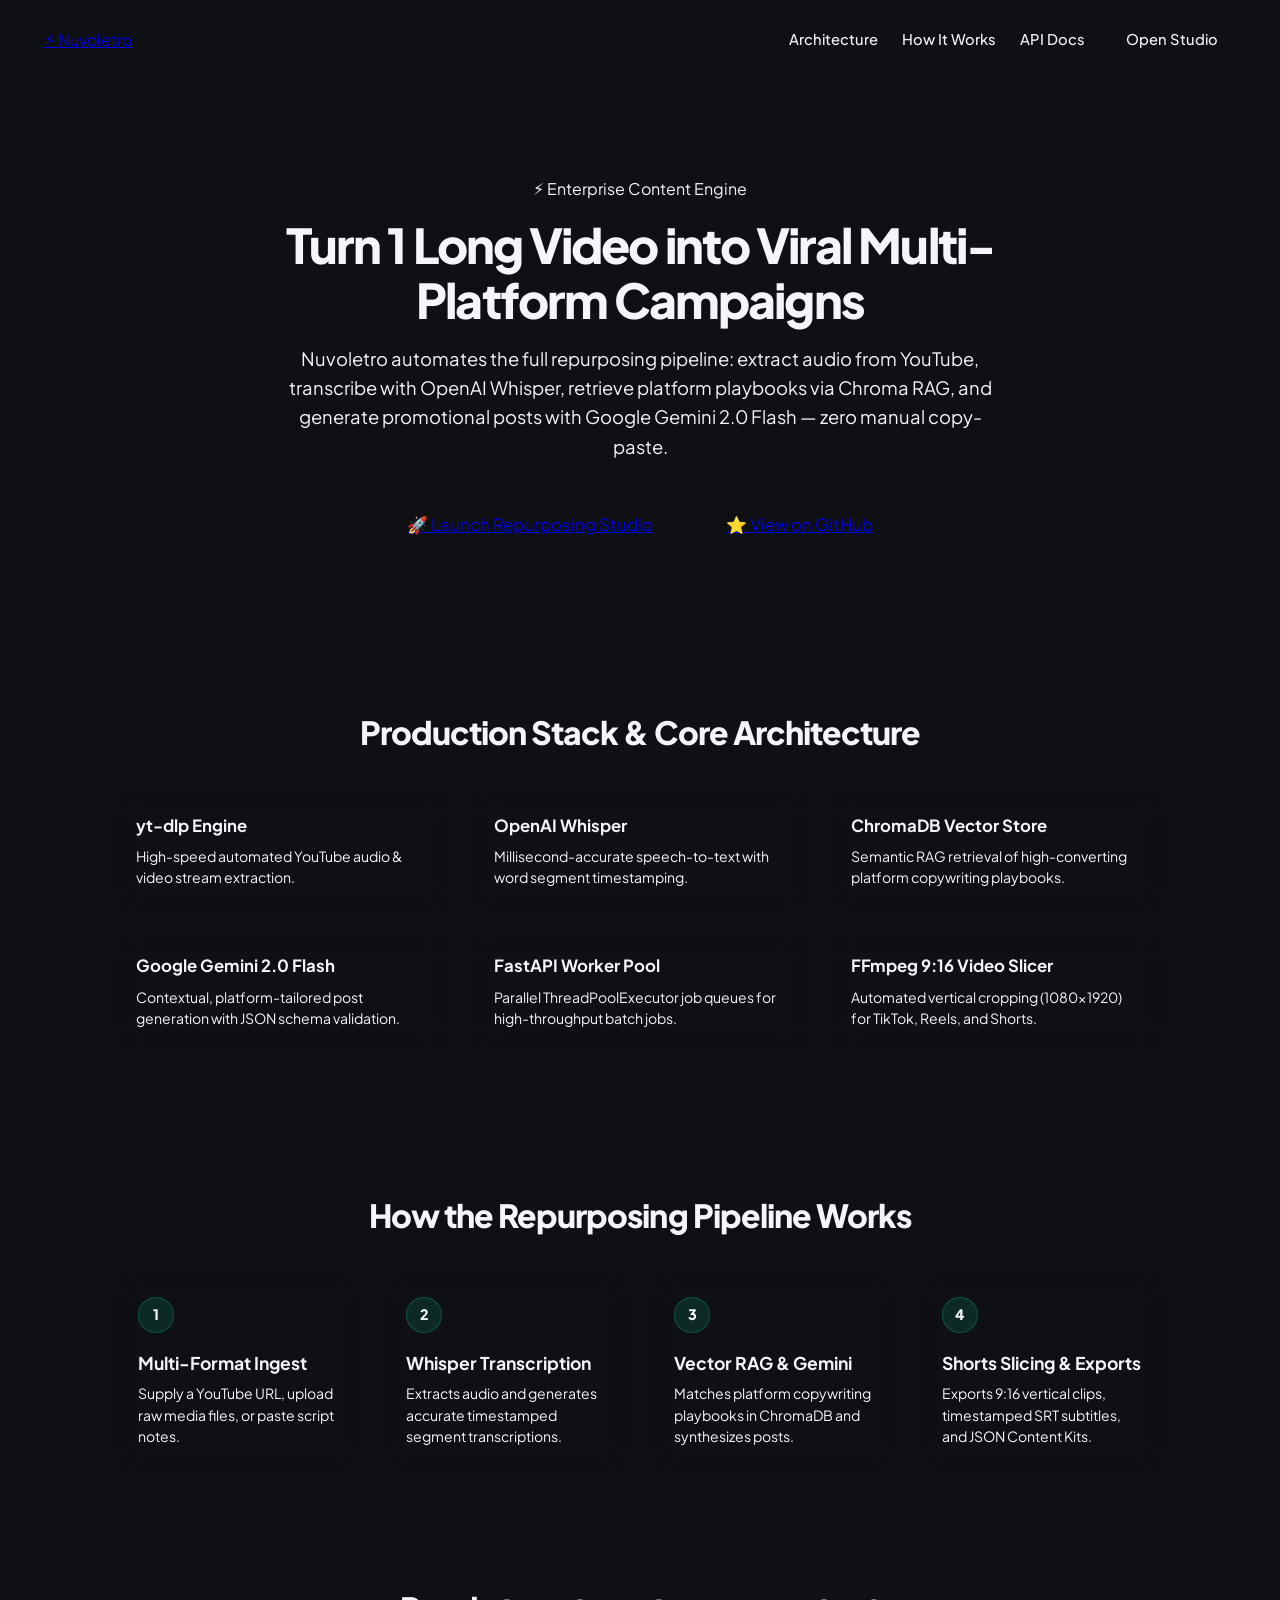
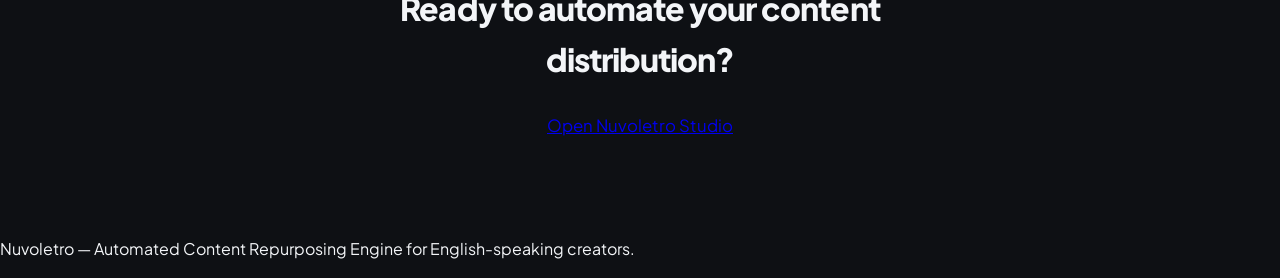
<file: static/landing.html>
<!DOCTYPE html>
<html lang="en">
<head>
  <meta charset="UTF-8" />
  <meta name="viewport" content="width=device-width, initial-scale=1.0" />
  <title>Nuvoletro — Architecture & Product Overview</title>
  <meta name="description" content="Extract YouTube audio, transcribe with Whisper, contextualize with Chroma RAG + Gemini, and generate LinkedIn and Instagram posts automatically." />
  <link rel="preconnect" href="https://fonts.googleapis.com">
  <link rel="preconnect" href="https://fonts.gstatic.com" crossorigin>
  <link href="https://fonts.googleapis.com/css2?family=Plus+Jakarta+Sans:wght@400;500;600;700;800&family=JetBrains+Mono:wght@400;500;600&display=swap" rel="stylesheet">
  <link rel="stylesheet" href="/static/style.css" />
  <link rel="stylesheet" href="/static/landing.css" />
</head>
<body>
  <!-- Ambient background glow effects -->
  <div class="glow-sphere glow-sphere-1"></div>
  <div class="glow-sphere glow-sphere-2"></div>

  <nav class="lp-nav">
    <a href="/" class="brand-logo">
      <span class="logo-icon">⚡</span>
      <span class="logo-text">Nuvoletro</span>
    </a>
    <div class="lp-nav-links">
      <a href="#stack">Architecture</a>
      <a href="#how">How It Works</a>
      <a href="/docs" target="_blank">API Docs</a>
      <a class="btn btn-primary lp-cta-sm" href="/">Open Studio</a>
    </div>
  </nav>

  <header class="lp-hero">
    <p class="hero-pill">⚡ Enterprise Content Engine</p>
    <h1>Turn 1 Long Video into <span class="gradient-text">Viral Multi-Platform Campaigns</span></h1>
    <p class="lp-sub">
      Nuvoletro automates the full repurposing pipeline: extract audio from YouTube,
      transcribe with OpenAI Whisper, retrieve platform playbooks via Chroma RAG,
      and generate promotional posts with Google Gemini 2.0 Flash — zero manual copy-paste.
    </p>
    <div class="lp-hero-cta">
      <a class="btn btn-primary lp-cta" href="/">
        <span>🚀</span> Launch Repurposing Studio
      </a>
      <a class="btn btn-ghost lp-cta" href="https://github.com/Muhammad-AbdullahGhani/Nuvoletro" target="_blank">
        <span>⭐</span> View on GitHub
      </a>
    </div>
  </header>

  <section class="lp-section" id="stack">
    <h2>Production Stack & Core Architecture</h2>
    <ul class="lp-grid">
      <li>
        <strong>yt-dlp Engine</strong>
        <span>High-speed automated YouTube audio & video stream extraction.</span>
      </li>
      <li>
        <strong>OpenAI Whisper</strong>
        <span>Millisecond-accurate speech-to-text with word segment timestamping.</span>
      </li>
      <li>
        <strong>ChromaDB Vector Store</strong>
        <span>Semantic RAG retrieval of high-converting platform copywriting playbooks.</span>
      </li>
      <li>
        <strong>Google Gemini 2.0 Flash</strong>
        <span>Contextual, platform-tailored post generation with JSON schema validation.</span>
      </li>
      <li>
        <strong>FastAPI Worker Pool</strong>
        <span>Parallel ThreadPoolExecutor job queues for high-throughput batch jobs.</span>
      </li>
      <li>
        <strong>FFmpeg 9:16 Video Slicer</strong>
        <span>Automated vertical cropping (1080x1920) for TikTok, Reels, and Shorts.</span>
      </li>
    </ul>
  </section>

  <section class="lp-section" id="how">
    <h2>How the Repurposing Pipeline Works</h2>
    <div class="lp-steps">
      <article class="lp-step">
        <span class="lp-step-num">1</span>
        <h3>Multi-Format Ingest</h3>
        <p>Supply a YouTube URL, upload raw media files, or paste script notes.</p>
      </article>
      <article class="lp-step">
        <span class="lp-step-num">2</span>
        <h3>Whisper Transcription</h3>
        <p>Extracts audio and generates accurate timestamped segment transcriptions.</p>
      </article>
      <article class="lp-step">
        <span class="lp-step-num">3</span>
        <h3>Vector RAG & Gemini</h3>
        <p>Matches platform copywriting playbooks in ChromaDB and synthesizes posts.</p>
      </article>
      <article class="lp-step">
        <span class="lp-step-num">4</span>
        <h3>Shorts Slicing & Exports</h3>
        <p>Exports 9:16 vertical clips, timestamped SRT subtitles, and JSON Content Kits.</p>
      </article>
    </div>
  </section>

  <section class="lp-section lp-final">
    <h2>Ready to automate your content distribution?</h2>
    <a class="btn btn-primary lp-cta" href="/">Open Nuvoletro Studio</a>
  </section>

  <footer class="app-footer">
    <p class="footer-text">Nuvoletro — Automated Content Repurposing Engine for English-speaking creators.</p>
  </footer>
</body>
</html>
</file>
<file: static/style.css>
/* ==========================================================================
   Nuvoletro — Editorial Studio Design System
   Identity: Content Transformation, Precision, Speed, Architectural Clarity
   Palette:
     Canvas:            #0e1014 (Matte Carbon / Dark Slate)
     Surface 1 (Cards): #161920 (Studio Graphite)
     Surface 2 (Wells): #1e222b (Inset Charcoal)
     Border / Rules:    #282e3a (Hairline Architectural Grid)
     Engine Accent:     #e05a2b (Terracotta Vermilion)
     LinkedIn Accent:   #0a66c2 (Royal Blue)
     Instagram Accent:  #e1306c (Berry Sunset)
     YouTube Accent:    #e62b2b (Crimson Studio)
     Text Primary:      #f3f5f8 (Newsprint Bone White)
     Text Secondary:    #8e98a8 (Muted Stone Slate)
   ========================================================================== */

:root {
  --bg-canvas: #0e1014;
  --bg-surface: #161920;
  --bg-surface-elevated: #1b202a;
  --bg-well: #1e222b;
  --bg-input: #12141a;
  
  --border-rule: #282e3a;
  --border-subtle: rgba(255, 255, 255, 0.07);
  --border-focus: #e05a2b;

  --text-main: #f3f5f8;
  --text-muted: #8e98a8;
  --text-dim: #5c6575;

  --accent-engine: #e05a2b;
  --accent-engine-hover: #f06a3b;
  --accent-engine-glow: rgba(224, 90, 43, 0.2);

  --platform-linkedin: #0a66c2;
  --platform-linkedin-bg: rgba(10, 102, 194, 0.1);
  --platform-linkedin-border: rgba(10, 102, 194, 0.35);

  --platform-instagram: #e1306c;
  --platform-instagram-bg: rgba(225, 48, 108, 0.1);
  --platform-instagram-border: rgba(225, 48, 108, 0.35);

  --platform-youtube: #e62b2b;
  --platform-youtube-bg: rgba(230, 43, 43, 0.1);
  --platform-youtube-border: rgba(230, 43, 43, 0.35);

  --font-serif: 'Instrument Serif', Georgia, serif;
  --font-sans: 'Plus Jakarta Sans', system-ui, -apple-system, sans-serif;
  --font-mono: 'JetBrains Mono', monospace;

  --radius-xs: 4px;
  --radius-sm: 6px;
  --radius-md: 10px;
  --radius-lg: 14px;
  --radius-pill: 999px;

  --transition-fast: 0.18s ease;
}

/* Reset & Base */
*, *::before, *::after {
  box-sizing: border-box;
}

body {
  margin: 0;
  padding: 0;
  background-color: var(--bg-canvas);
  color: var(--text-main);
  font-family: var(--font-sans);
  line-height: 1.6;
  min-height: 100vh;
  -webkit-font-smoothing: antialiased;
}

/* Accessible Focus States */
:focus-visible {
  outline: 2px solid var(--accent-engine);
  outline-offset: 2px;
}

/* Header Bar */
.studio-header {
  border-bottom: 1px solid var(--border-rule);
  background: var(--bg-canvas);
  position: sticky;
  top: 0;
  z-index: 50;
}

.header-inner {
  max-width: 1200px;
  margin: 0 auto;
  padding: 0.9rem 1.5rem;
  display: flex;
  align-items: center;
  justify-content: space-between;
  gap: 1rem;
}

.brand-block {
  display: flex;
  align-items: baseline;
  gap: 0.75rem;
}

.brand-link {
  display: flex;
  align-items: center;
  gap: 0.4rem;
  text-decoration: none;
  color: var(--text-main);
}

.brand-mark {
  color: var(--accent-engine);
  font-size: 1.1rem;
}

.brand-name {
  font-family: var(--font-sans);
  font-weight: 800;
  font-size: 1.15rem;
  letter-spacing: -0.03em;
}

.brand-descriptor {
  font-family: var(--font-mono);
  font-size: 0.7rem;
  color: var(--text-dim);
  text-transform: uppercase;
  letter-spacing: 0.05em;
  border-left: 1px solid var(--border-rule);
  padding-left: 0.75rem;
}

.system-status-indicator {
  display: flex;
  align-items: center;
  gap: 0.5rem;
  font-family: var(--font-mono);
  font-size: 0.75rem;
  color: var(--text-muted);
  background: var(--bg-surface);
  border: 1px solid var(--border-rule);
  padding: 0.3rem 0.75rem;
  border-radius: var(--radius-pill);
}

.status-beacon {
  width: 7px;
  height: 7px;
  border-radius: 50%;
  background: var(--text-dim);
}

.system-status-indicator.live .status-beacon {
  background: #10b981;
  box-shadow: 0 0 8px #10b981;
}

.system-status-indicator.demo .status-beacon {
  background: #f59e0b;
}

.header-nav {
  display: flex;
  align-items: center;
  gap: 1.25rem;
}

.nav-item {
  color: var(--text-muted);
  text-decoration: none;
  font-size: 0.85rem;
  font-weight: 500;
  transition: color var(--transition-fast);
}

.nav-item:hover {
  color: var(--text-main);
}

.github-btn {
  border: 1px solid var(--border-rule);
  padding: 0.35rem 0.75rem;
  border-radius: var(--radius-sm);
  background: var(--bg-surface);
}

.github-btn:hover {
  border-color: var(--text-muted);
}

/* Main Layout */
.main-content {
  max-width: 1200px;
  margin: 0 auto;
  padding: 2.5rem 1.5rem 5rem;
}

/* Hero Positioning */
.hero-section {
  padding: 1.5rem 0 3rem;
  border-bottom: 1px solid var(--border-rule);
  margin-bottom: 3.5rem;
}

.hero-inner {
  max-width: 820px;
}

.hero-kicker {
  font-family: var(--font-mono);
  font-size: 0.75rem;
  text-transform: uppercase;
  letter-spacing: 0.1em;
  color: var(--accent-engine);
  margin-bottom: 0.75rem;
  font-weight: 600;
}

.hero-heading {
  font-family: var(--font-serif);
  font-size: 3.6rem;
  font-weight: 400;
  line-height: 1.05;
  margin: 0 0 1.25rem;
  letter-spacing: -0.01em;
}

.hero-heading em {
  font-style: italic;
  color: var(--accent-engine);
}

.hero-standfirst {
  font-size: 1.15rem;
  color: var(--text-muted);
  line-height: 1.6;
  max-width: 700px;
  margin: 0;
}

/* Section Header Structure */
.section-label-bar {
  margin-bottom: 1.5rem;
}

.section-tag {
  font-family: var(--font-mono);
  font-size: 0.72rem;
  text-transform: uppercase;
  letter-spacing: 0.08em;
  color: var(--text-dim);
  display: inline-block;
  margin-bottom: 0.35rem;
}

.section-tag.success-tag {
  color: #10b981;
  font-weight: 600;
}

.section-title {
  font-family: var(--font-sans);
  font-size: 1.45rem;
  font-weight: 700;
  letter-spacing: -0.02em;
  margin: 0;
}

/* ==========================================================================
   SECTION 1: VISUAL PIPELINE FLOW
   ========================================================================== */
.pipeline-section {
  margin-bottom: 4rem;
}

.pipeline-grid {
  display: grid;
  grid-template-columns: 1fr auto 1fr auto 1fr auto 1fr;
  align-items: center;
  gap: 0.75rem;
  background: var(--bg-surface);
  border: 1px solid var(--border-rule);
  border-radius: var(--radius-lg);
  padding: 1.75rem;
}

.pipeline-node {
  background: var(--bg-well);
  border: 1px solid var(--border-rule);
  border-radius: var(--radius-md);
  padding: 1.25rem 1rem;
  display: flex;
  flex-direction: column;
  height: 100%;
}

.node-meta {
  display: flex;
  align-items: center;
  justify-content: space-between;
  margin-bottom: 0.75rem;
}

.node-num {
  font-family: var(--font-mono);
  font-size: 0.75rem;
  color: var(--accent-engine);
  font-weight: 600;
}

.node-type {
  font-family: var(--font-mono);
  font-size: 0.68rem;
  text-transform: uppercase;
  color: var(--text-dim);
}

.node-icon-box {
  font-size: 1.5rem;
  margin-bottom: 0.5rem;
}

.node-title {
  font-size: 0.98rem;
  font-weight: 700;
  margin: 0 0 0.4rem;
}

.node-desc {
  font-size: 0.8rem;
  color: var(--text-muted);
  line-height: 1.45;
  margin: 0 0 1rem;
  flex: 1;
}

.node-foot {
  font-family: var(--font-mono);
  font-size: 0.68rem;
  color: var(--text-dim);
  border-top: 1px solid var(--border-rule);
  padding-top: 0.5rem;
}

.pipeline-arrow {
  color: var(--text-dim);
  font-size: 1.25rem;
  font-weight: 600;
  user-select: none;
}

/* ==========================================================================
   SECTION 2: REAL BEFORE / AFTER SHOWCASE
   ========================================================================== */
.specimen-section {
  margin-bottom: 4rem;
}

.specimen-container {
  display: grid;
  grid-template-columns: 1fr auto 1.3fr;
  gap: 1.25rem;
  align-items: stretch;
}

.specimen-pane {
  background: var(--bg-surface);
  border: 1px solid var(--border-rule);
  border-radius: var(--radius-lg);
  padding: 1.5rem;
  display: flex;
  flex-direction: column;
}

.pane-header {
  display: flex;
  align-items: center;
  justify-content: space-between;
  margin-bottom: 1.25rem;
  border-bottom: 1px solid var(--border-rule);
  padding-bottom: 0.85rem;
}

.pane-badge {
  font-family: var(--font-mono);
  font-size: 0.72rem;
  font-weight: 600;
  letter-spacing: 0.05em;
  padding: 0.2rem 0.55rem;
  border-radius: var(--radius-xs);
}

.pane-badge.before {
  background: rgba(255, 255, 255, 0.06);
  color: var(--text-muted);
}

.pane-badge.after {
  background: rgba(224, 90, 43, 0.15);
  color: var(--accent-engine);
}

.pane-meta {
  font-size: 0.78rem;
  color: var(--text-dim);
}

.source-content-box {
  display: flex;
  flex-direction: column;
  gap: 1rem;
  flex: 1;
}

.source-video-chip {
  background: var(--bg-well);
  border: 1px solid var(--border-rule);
  border-radius: var(--radius-md);
  padding: 0.85rem 1rem;
  display: flex;
  align-items: center;
  gap: 0.75rem;
}

.chip-icon {
  background: #ff0000;
  color: #fff;
  width: 28px;
  height: 28px;
  border-radius: 50%;
  display: flex;
  align-items: center;
  justify-content: center;
  font-size: 0.75rem;
  flex-shrink: 0;
}

.chip-info {
  display: flex;
  flex-direction: column;
}

.chip-info strong {
  font-size: 0.88rem;
  color: var(--text-main);
}

.chip-info span {
  font-size: 0.75rem;
  color: var(--text-muted);
}

.raw-transcript-preview {
  background: var(--bg-well);
  border: 1px solid var(--border-rule);
  border-radius: var(--radius-md);
  padding: 1rem;
  font-size: 0.82rem;
  color: var(--text-muted);
  line-height: 1.6;
  flex: 1;
  font-family: var(--font-mono);
}

.code-time {
  color: var(--accent-engine);
  font-weight: 600;
  margin-right: 0.35rem;
}

/* Transformation Bridge */
.transformation-bridge {
  display: flex;
  flex-direction: column;
  align-items: center;
  justify-content: center;
  width: 100px;
}

.bridge-line {
  flex: 1;
  width: 1px;
  background: var(--border-rule);
}

.bridge-badge {
  font-family: var(--font-mono);
  font-size: 0.65rem;
  text-transform: uppercase;
  color: var(--accent-engine);
  background: var(--bg-surface);
  border: 1px solid var(--accent-engine);
  padding: 0.5rem 0.25rem;
  border-radius: var(--radius-xs);
  text-align: center;
  line-height: 1.3;
  margin: 0.5rem 0;
  writing-mode: vertical-rl;
  letter-spacing: 0.08em;
}

/* Specimen Output Tabs */
.specimen-tabs {
  display: flex;
  gap: 0.35rem;
}

.specimen-tab {
  background: transparent;
  border: 1px solid var(--border-rule);
  border-radius: var(--radius-xs);
  padding: 0.25rem 0.6rem;
  font-size: 0.75rem;
  font-weight: 600;
  color: var(--text-muted);
  cursor: pointer;
  transition: all var(--transition-fast);
}

.specimen-tab:hover {
  color: var(--text-main);
  border-color: var(--text-muted);
}

.specimen-tab.active {
  background: var(--bg-canvas);
  color: var(--text-main);
  border-color: var(--accent-engine);
}

.specimen-view {
  display: none;
}

.specimen-view.active {
  display: block;
}

.platform-specimen {
  background: var(--bg-well);
  border-radius: var(--radius-md);
  padding: 1.25rem;
  border: 1px solid var(--border-rule);
}

.platform-specimen.linkedin-theme {
  border-left: 3px solid var(--platform-linkedin);
}

.platform-specimen.instagram-theme {
  border-left: 3px solid var(--platform-instagram);
}

.platform-specimen.youtube-theme {
  border-left: 3px solid var(--platform-youtube);
}

.specimen-author-bar {
  display: flex;
  align-items: center;
  gap: 0.65rem;
  margin-bottom: 1rem;
}

.specimen-avatar {
  width: 30px;
  height: 30px;
  border-radius: var(--radius-xs);
  display: flex;
  align-items: center;
  justify-content: center;
  font-weight: 700;
  font-size: 0.8rem;
  color: #fff;
  flex-shrink: 0;
}

.specimen-avatar.linkedin-blue { background: var(--platform-linkedin); }
.specimen-avatar.instagram-berry { background: var(--platform-instagram); }
.specimen-avatar.youtube-red { background: var(--platform-youtube); }

.specimen-author-bar strong {
  display: block;
  font-size: 0.85rem;
  color: var(--text-main);
}

.specimen-author-bar span {
  display: block;
  font-size: 0.72rem;
  color: var(--text-muted);
}

.specimen-text {
  font-size: 0.85rem;
  line-height: 1.65;
  color: #d1d5db;
  margin: 0 0 1rem;
}

.specimen-tags {
  display: flex;
  gap: 0.4rem;
  flex-wrap: wrap;
}

.specimen-tags span {
  font-size: 0.72rem;
  font-family: var(--font-mono);
  color: #93c5fd;
  background: rgba(147, 197, 253, 0.08);
  padding: 0.15rem 0.45rem;
  border-radius: var(--radius-xs);
}

.reel-hook-sticker {
  font-family: var(--font-mono);
  font-size: 0.75rem;
  font-weight: 700;
  color: var(--platform-instagram);
  background: var(--platform-instagram-bg);
  border: 1px solid var(--platform-instagram-border);
  padding: 0.4rem 0.65rem;
  border-radius: var(--radius-xs);
  margin-bottom: 0.85rem;
}

.yt-specimen-title {
  font-size: 0.95rem;
  font-weight: 700;
  color: var(--text-main);
  margin-bottom: 0.75rem;
  padding-bottom: 0.5rem;
  border-bottom: 1px solid var(--border-rule);
}

/* ==========================================================================
   SECTION 3: WORKBENCH (Input Form)
   ========================================================================== */
.workbench-section {
  margin-bottom: 4rem;
}

.workbench-card {
  background: var(--bg-surface);
  border: 1px solid var(--border-rule);
  border-radius: var(--radius-lg);
  padding: 2rem;
}

.input-mode-tabs {
  display: grid;
  grid-template-columns: repeat(3, 1fr);
  gap: 0.5rem;
  background: var(--bg-well);
  border: 1px solid var(--border-rule);
  border-radius: var(--radius-md);
  padding: 0.35rem;
  margin-bottom: 1.75rem;
}

.mode-tab {
  background: transparent;
  border: none;
  border-radius: var(--radius-sm);
  padding: 0.75rem 1rem;
  font-family: var(--font-sans);
  font-size: 0.88rem;
  font-weight: 600;
  color: var(--text-muted);
  display: flex;
  align-items: center;
  justify-content: center;
  gap: 0.5rem;
  cursor: pointer;
  transition: all var(--transition-fast);
}

.mode-tab:hover {
  color: var(--text-main);
}

.mode-tab.active {
  background: var(--bg-surface);
  color: var(--text-main);
  border: 1px solid var(--border-rule);
  box-shadow: 0 2px 8px rgba(0, 0, 0, 0.4);
}

.tab-glyph {
  color: var(--accent-engine);
}

.form-pane {
  display: none;
}

.form-pane.active {
  display: block;
}

.field-block {
  margin-bottom: 1.75rem;
}

.field-title {
  display: flex;
  justify-content: space-between;
  align-items: center;
  font-size: 0.88rem;
  font-weight: 700;
  color: var(--text-main);
  margin-bottom: 0.5rem;
}

.field-hint {
  font-size: 0.75rem;
  font-weight: 400;
  color: var(--text-muted);
  font-family: var(--font-mono);
}

.field-title-row {
  display: flex;
  justify-content: space-between;
  align-items: center;
  margin-bottom: 0.5rem;
}

.char-counter {
  font-family: var(--font-mono);
  font-size: 0.75rem;
  color: var(--text-dim);
}

input[type="text"],
input[type="url"],
textarea,
select {
  width: 100%;
  background: var(--bg-input);
  border: 1px solid var(--border-rule);
  border-radius: var(--radius-md);
  padding: 0.85rem 1rem;
  font-family: var(--font-sans);
  font-size: 0.92rem;
  color: var(--text-main);
  transition: border-color var(--transition-fast);
}

input:focus,
textarea:focus,
select:focus {
  border-color: var(--accent-engine);
  outline: none;
  background: #151820;
}

textarea {
  resize: vertical;
  min-height: 120px;
  line-height: 1.6;
}

.quick-links-row {
  display: flex;
  align-items: center;
  gap: 0.5rem;
  margin-top: 0.65rem;
  flex-wrap: wrap;
}

.quick-label {
  font-size: 0.75rem;
  color: var(--text-dim);
  font-family: var(--font-mono);
}

.quick-preset-btn {
  background: var(--bg-well);
  border: 1px solid var(--border-rule);
  border-radius: var(--radius-xs);
  padding: 0.25rem 0.55rem;
  font-size: 0.75rem;
  color: var(--text-muted);
  cursor: pointer;
  transition: all var(--transition-fast);
}

.quick-preset-btn:hover {
  color: var(--text-main);
  border-color: var(--accent-engine);
}

/* Upload Dropzone */
.upload-dropzone {
  border: 1.5px dashed var(--border-rule);
  border-radius: var(--radius-md);
  padding: 2.25rem 1.5rem;
  background: var(--bg-input);
  text-align: center;
  position: relative;
  cursor: pointer;
  transition: all var(--transition-fast);
}

.upload-dropzone:hover,
.upload-dropzone.drag-active {
  border-color: var(--accent-engine);
  background: rgba(224, 90, 43, 0.03);
}

.file-hidden-input {
  position: absolute;
  top: 0;
  left: 0;
  width: 100%;
  height: 100%;
  opacity: 0;
  cursor: pointer;
}

.dropzone-symbol {
  font-size: 2rem;
  margin-bottom: 0.5rem;
}

.dropzone-primary-text {
  font-size: 0.92rem;
  font-weight: 600;
  color: var(--text-main);
  margin-bottom: 0.25rem;
}

.action-underline {
  color: var(--accent-engine);
  text-decoration: underline;
}

.dropzone-secondary-text {
  font-size: 0.78rem;
  color: var(--text-muted);
}

.staged-file-card {
  display: flex;
  align-items: center;
  justify-content: space-between;
  background: var(--bg-well);
  border: 1px solid var(--accent-engine);
  border-radius: var(--radius-md);
  padding: 0.75rem 1rem;
}

.staged-file-meta {
  display: flex;
  flex-direction: column;
  text-align: left;
  margin-left: 0.75rem;
  flex: 1;
}

.staged-file-meta strong {
  font-size: 0.88rem;
}

.staged-file-meta span {
  font-size: 0.75rem;
  color: var(--text-muted);
}

.staged-file-remove {
  background: transparent;
  border: none;
  color: var(--text-muted);
  font-size: 1rem;
  cursor: pointer;
  padding: 0.25rem 0.5rem;
}

.staged-file-remove:hover {
  color: var(--accent-engine);
}

/* Controls Row */
.controls-row {
  display: grid;
  grid-template-columns: 1.4fr 1fr;
  gap: 1.5rem;
  margin-bottom: 2rem;
}

.niche-tag-row {
  display: flex;
  gap: 0.35rem;
  margin-top: 0.5rem;
  flex-wrap: wrap;
}

.niche-tag {
  background: var(--bg-well);
  border: 1px solid var(--border-rule);
  border-radius: var(--radius-xs);
  padding: 0.2rem 0.5rem;
  font-size: 0.72rem;
  color: var(--text-muted);
  cursor: pointer;
  transition: all var(--transition-fast);
}

.niche-tag:hover,
.niche-tag.active {
  color: var(--accent-engine);
  border-color: var(--accent-engine);
}

/* Submit Button */
.engine-submit-btn {
  width: 100%;
  background: var(--accent-engine);
  color: #fff;
  border: none;
  border-radius: var(--radius-md);
  padding: 1.1rem 1.75rem;
  font-family: var(--font-sans);
  font-size: 1.05rem;
  font-weight: 700;
  display: flex;
  align-items: center;
  justify-content: center;
  gap: 0.65rem;
  cursor: pointer;
  box-shadow: 0 4px 14px var(--accent-engine-glow);
  transition: all var(--transition-fast);
}

.engine-submit-btn:hover {
  background: var(--accent-engine-hover);
  transform: translateY(-1px);
}

.engine-submit-btn:disabled {
  opacity: 0.6;
  cursor: not-allowed;
  transform: none;
}

/* Live Execution Tracker (Deliberate single motion) */
.execution-tracker {
  margin-top: 2rem;
  background: var(--bg-well);
  border: 1px solid var(--border-rule);
  border-radius: var(--radius-md);
  padding: 1.5rem;
}

.tracker-head {
  display: flex;
  align-items: center;
  justify-content: space-between;
  margin-bottom: 1.5rem;
}

.tracker-status-group {
  display: flex;
  align-items: center;
  gap: 0.85rem;
}

.pulse-ring {
  width: 18px;
  height: 18px;
  border: 2.5px solid rgba(224, 90, 43, 0.2);
  border-top-color: var(--accent-engine);
  border-radius: 50%;
  animation: spinRing 0.75s linear infinite;
}

@keyframes spinRing {
  to { transform: rotate(360deg); }
}

.tracker-title {
  display: block;
  font-size: 0.95rem;
  color: var(--text-main);
}

.tracker-subtitle {
  font-size: 0.78rem;
  color: var(--text-muted);
}

.tracker-clock {
  font-family: var(--font-mono);
  font-size: 0.88rem;
  font-weight: 600;
  color: var(--accent-engine);
}

.tracker-stepper {
  display: flex;
  align-items: center;
  justify-content: space-between;
  gap: 0.5rem;
}

.track-step {
  display: flex;
  align-items: center;
  gap: 0.6rem;
  opacity: 0.4;
  transition: opacity var(--transition-fast);
}

.track-step.active {
  opacity: 1;
}

.track-step.active .step-badge {
  border-color: var(--accent-engine);
  background: rgba(224, 90, 43, 0.2);
  color: var(--accent-engine);
}

.track-step.completed {
  opacity: 1;
}

.track-step.completed .step-badge {
  background: var(--accent-engine);
  color: #fff;
  border-color: var(--accent-engine);
}

.step-badge {
  width: 24px;
  height: 24px;
  border-radius: 50%;
  border: 1px solid var(--border-rule);
  background: var(--bg-input);
  display: flex;
  align-items: center;
  justify-content: center;
  font-family: var(--font-mono);
  font-size: 0.72rem;
  font-weight: 700;
}

.step-text strong {
  display: block;
  font-size: 0.8rem;
}

.step-text .step-note {
  font-size: 0.7rem;
  color: var(--text-dim);
}

.track-line {
  flex: 1;
  height: 1px;
  background: var(--border-rule);
}

.error-banner {
  margin-top: 1.25rem;
  background: rgba(230, 43, 43, 0.1);
  border: 1px solid rgba(230, 43, 43, 0.35);
  border-radius: var(--radius-md);
  padding: 0.85rem 1rem;
  display: flex;
  align-items: center;
  gap: 0.75rem;
  color: #fca5a5;
  font-size: 0.88rem;
}

/* ==========================================================================
   SECTION 4: GENERATED CONTENT HUB (Output Cards)
   ========================================================================== */
.results-hub {
  margin-top: 4rem;
  padding-top: 2rem;
  border-top: 1px solid var(--border-rule);
}

.results-action-bar {
  display: flex;
  align-items: center;
  justify-content: space-between;
  flex-wrap: wrap;
  gap: 1rem;
  background: var(--bg-surface);
  border: 1px solid var(--border-rule);
  border-radius: var(--radius-md);
  padding: 1rem 1.25rem;
  margin-bottom: 2rem;
}

.results-meta-chips {
  display: flex;
  gap: 0.5rem;
  flex-wrap: wrap;
}

.meta-chip {
  font-family: var(--font-mono);
  font-size: 0.72rem;
  background: var(--bg-well);
  border: 1px solid var(--border-rule);
  padding: 0.2rem 0.55rem;
  border-radius: var(--radius-xs);
  color: var(--text-muted);
}

.results-export-btns {
  display: flex;
  gap: 0.5rem;
  flex-wrap: wrap;
}

.btn-export-flat {
  background: var(--bg-well);
  border: 1px solid var(--border-rule);
  color: var(--text-main);
  padding: 0.45rem 0.85rem;
  border-radius: var(--radius-sm);
  font-size: 0.82rem;
  font-weight: 600;
  text-decoration: none;
  display: inline-flex;
  align-items: center;
  gap: 0.4rem;
  cursor: pointer;
  transition: all var(--transition-fast);
}

.btn-export-flat:hover {
  border-color: var(--text-muted);
}

.btn-export-flat.accent-btn {
  background: var(--accent-engine);
  color: #fff;
  border-color: var(--accent-engine);
}

.btn-export-flat.accent-btn:hover {
  background: var(--accent-engine-hover);
}

/* Output Cards Grid */
.output-cards-grid {
  display: grid;
  grid-template-columns: repeat(2, 1fr);
  gap: 1.5rem;
}

.platform-output-card {
  background: var(--bg-surface);
  border: 1px solid var(--border-rule);
  border-radius: var(--radius-lg);
  padding: 1.5rem;
  display: flex;
  flex-direction: column;
}

/* Distinct Platform Accent Headers */
.platform-output-card.linkedin-card {
  border-top: 3px solid var(--platform-linkedin);
}

.platform-output-card.instagram-card {
  border-top: 3px solid var(--platform-instagram);
}

.platform-output-card.youtube-card {
  border-top: 3px solid var(--platform-youtube);
}

.platform-output-card.clips-card {
  border-top: 3px solid var(--accent-engine);
  grid-column: span 2;
}

.platform-output-card.transcript-card {
  grid-column: span 2;
}

.card-brand-header {
  display: flex;
  align-items: center;
  justify-content: space-between;
  margin-bottom: 1.25rem;
  padding-bottom: 0.85rem;
  border-bottom: 1px solid var(--border-rule);
}

.brand-left {
  display: flex;
  align-items: center;
  gap: 0.75rem;
}

.brand-avatar-box {
  width: 34px;
  height: 34px;
  border-radius: var(--radius-xs);
  display: flex;
  align-items: center;
  justify-content: center;
  font-weight: 800;
  font-size: 0.82rem;
  color: #fff;
  flex-shrink: 0;
}

.brand-avatar-box.in-box { background: var(--platform-linkedin); }
.brand-avatar-box.ig-box { background: var(--platform-instagram); }
.brand-avatar-box.yt-box { background: var(--platform-youtube); }
.brand-avatar-box.clip-box { background: var(--accent-engine); }
.brand-avatar-box.stt-box { background: #4b5563; }

.card-platform-name {
  font-size: 0.98rem;
  font-weight: 700;
  margin: 0;
}

.card-platform-sub {
  font-size: 0.72rem;
  color: var(--text-muted);
  display: block;
}

.btn-copy-card {
  background: var(--bg-well);
  border: 1px solid var(--border-rule);
  color: var(--text-muted);
  padding: 0.35rem 0.7rem;
  border-radius: var(--radius-xs);
  font-size: 0.78rem;
  font-weight: 600;
  cursor: pointer;
  transition: all var(--transition-fast);
}

.btn-copy-card:hover,
.btn-copy-card.copied {
  color: var(--text-main);
  border-color: var(--accent-engine);
}

.card-body-well {
  background: var(--bg-well);
  border: 1px solid var(--border-rule);
  border-radius: var(--radius-md);
  padding: 1.25rem;
  flex: 1;
}

.card-post-title {
  font-size: 0.95rem;
  font-weight: 700;
  margin: 0 0 0.75rem;
  color: var(--text-main);
}

.card-post-text {
  font-size: 0.88rem;
  line-height: 1.7;
  color: #cbd5e1;
  white-space: pre-wrap;
  word-break: break-word;
}

.card-post-hashtags {
  display: flex;
  flex-wrap: wrap;
  gap: 0.4rem;
  margin-top: 1rem;
  padding-top: 0.85rem;
  border-top: 1px solid var(--border-rule);
}

.card-post-hashtags span {
  font-family: var(--font-mono);
  font-size: 0.72rem;
  color: #93c5fd;
  background: rgba(147, 197, 253, 0.08);
  padding: 0.15rem 0.45rem;
  border-radius: var(--radius-xs);
}

/* Reels Callout */
.reels-hook-callout {
  background: var(--platform-instagram-bg);
  border-left: 3px solid var(--platform-instagram);
  padding: 0.75rem 1rem;
  border-radius: var(--radius-xs);
  margin-bottom: 1rem;
}

.hook-label {
  font-family: var(--font-mono);
  font-size: 0.68rem;
  font-weight: 700;
  color: var(--platform-instagram);
  display: block;
  margin-bottom: 0.2rem;
}

.hook-text {
  font-size: 0.92rem;
  font-weight: 700;
  margin: 0;
  color: var(--text-main);
}

/* YouTube Well Meta */
.yt-meta-row {
  margin-bottom: 1rem;
}

.yt-meta-row:last-child {
  margin-bottom: 0;
}

.well-mini-label {
  font-family: var(--font-mono);
  font-size: 0.68rem;
  color: var(--text-dim);
  display: block;
  margin-bottom: 0.35rem;
}

.yt-title-display {
  font-size: 0.92rem;
  font-weight: 700;
  color: var(--text-main);
}

.yt-desc-display {
  font-size: 0.82rem;
  color: #cbd5e1;
  white-space: pre-wrap;
  max-height: 180px;
  overflow-y: auto;
  line-height: 1.6;
}

/* Clips Flow */
.clips-count-badge {
  font-family: var(--font-mono);
  font-size: 0.75rem;
  color: var(--accent-engine);
  background: rgba(224, 90, 43, 0.1);
  padding: 0.2rem 0.55rem;
  border-radius: var(--radius-xs);
}

.clips-flow-list {
  display: grid;
  grid-template-columns: repeat(auto-fit, minmax(280px, 1fr));
  gap: 1rem;
}

.clip-slice-card {
  background: var(--bg-surface);
  border: 1px solid var(--border-rule);
  border-radius: var(--radius-sm);
  padding: 1rem;
  display: flex;
  flex-direction: column;
  justify-content: space-between;
}

.clip-slice-header {
  display: flex;
  align-items: center;
  justify-content: space-between;
  margin-bottom: 0.5rem;
}

.clip-time-tag {
  font-family: var(--font-mono);
  font-size: 0.72rem;
  color: var(--accent-engine);
  font-weight: 600;
}

.clip-reason-pill {
  font-size: 0.68rem;
  color: var(--text-muted);
  background: var(--bg-well);
  padding: 0.15rem 0.45rem;
  border-radius: var(--radius-xs);
}

.clip-quote {
  font-size: 0.85rem;
  font-weight: 600;
  color: var(--text-main);
  line-height: 1.4;
  margin: 0 0 0.85rem;
}

.btn-export-reel {
  background: var(--accent-engine);
  color: #fff;
  font-size: 0.75rem;
  font-weight: 700;
  padding: 0.4rem 0.75rem;
  border-radius: var(--radius-xs);
  text-decoration: none;
  display: inline-flex;
  align-items: center;
  justify-content: center;
  gap: 0.35rem;
  transition: all var(--transition-fast);
}

.btn-export-reel:hover {
  background: var(--accent-engine-hover);
}

.btn-export-reel.disabled {
  opacity: 0.4;
  pointer-events: none;
  background: var(--bg-well);
  color: var(--text-dim);
}

/* Transcript timeline */
.transcript-timeline-box {
  max-height: 280px;
  overflow-y: auto;
  display: flex;
  flex-direction: column;
  gap: 0.5rem;
}

.timeline-row {
  display: flex;
  gap: 0.85rem;
  font-size: 0.82rem;
  padding: 0.5rem 0;
  border-bottom: 1px solid var(--border-rule);
}

.timeline-stamp {
  font-family: var(--font-mono);
  font-size: 0.72rem;
  color: var(--accent-engine);
  white-space: nowrap;
}

.timeline-speech {
  color: #cbd5e1;
  line-height: 1.5;
}

/* Reset Workbench Bar */
.reset-workbench-bar {
  text-align: center;
  padding: 3rem 1.5rem 1rem;
}

.reset-workbench-bar p {
  font-size: 0.9rem;
  color: var(--text-muted);
  margin-bottom: 0.75rem;
}

.btn-reset-workbench {
  background: var(--bg-surface);
  border: 1px solid var(--border-rule);
  color: var(--text-main);
  padding: 0.75rem 1.5rem;
  border-radius: var(--radius-md);
  font-size: 0.92rem;
  font-weight: 600;
  cursor: pointer;
  transition: all var(--transition-fast);
}

.btn-reset-workbench:hover {
  border-color: var(--accent-engine);
}

/* Toast Shelf */
.toast-shelf {
  position: fixed;
  bottom: 2rem;
  right: 2rem;
  z-index: 100;
  display: flex;
  flex-direction: column;
  gap: 0.5rem;
  pointer-events: none;
}

.toast-item {
  background: var(--bg-surface);
  border: 1px solid var(--accent-engine);
  color: var(--text-main);
  font-size: 0.82rem;
  font-weight: 600;
  padding: 0.65rem 1rem;
  border-radius: var(--radius-sm);
  display: flex;
  align-items: center;
  gap: 0.5rem;
  box-shadow: 0 4px 16px rgba(0, 0, 0, 0.5);
  animation: toastFade 2.8s forwards;
}

@keyframes toastFade {
  0% { opacity: 0; transform: translateY(10px); }
  10% { opacity: 1; transform: translateY(0); }
  85% { opacity: 1; }
  100% { opacity: 0; }
}

.sr-only {
  position: absolute;
  width: 1px;
  height: 1px;
  padding: 0;
  margin: -1px;
  overflow: hidden;
  clip: rect(0, 0, 0, 0);
  border: 0;
}

/* Footer */
.studio-footer {
  border-top: 1px solid var(--border-rule);
  padding: 2.5rem 1.5rem;
  background: var(--bg-canvas);
}

.footer-inner {
  max-width: 1200px;
  margin: 0 auto;
  display: flex;
  align-items: center;
  justify-content: space-between;
  flex-wrap: wrap;
  gap: 1rem;
  font-size: 0.8rem;
  color: var(--text-dim);
}

/* Responsive */
@media (max-width: 990px) {
  .hero-heading {
    font-size: 2.75rem;
  }

  .pipeline-grid {
    grid-template-columns: 1fr;
  }

  .pipeline-arrow {
    display: none;
  }

  .specimen-container {
    grid-template-columns: 1fr;
  }

  .transformation-bridge {
    display: none;
  }

  .controls-row {
    grid-template-columns: 1fr;
  }

  .output-cards-grid {
    grid-template-columns: 1fr;
  }

  .platform-output-card.clips-card,
  .platform-output-card.transcript-card {
    grid-column: span 1;
  }
}
</file>
<file: static/landing.css>
/* Landing page enhancements */
.lp-nav {
  display: flex;
  align-items: center;
  justify-content: space-between;
  padding: 1.25rem 1.5rem;
  max-width: 1240px;
  margin: 0 auto;
  position: relative;
  z-index: 10;
}

.lp-nav-links {
  display: flex;
  align-items: center;
  gap: 1.5rem;
}

.lp-nav-links a {
  color: var(--text-secondary);
  text-decoration: none;
  font-size: 0.92rem;
  font-weight: 500;
  transition: color var(--transition-fast);
}

.lp-nav-links a:hover {
  color: var(--text-primary);
}

.lp-cta-sm {
  padding: 0.5rem 1.1rem;
  font-size: 0.88rem;
}

.lp-hero {
  max-width: 860px;
  margin: 2.5rem auto 0;
  padding: 2.5rem 1.5rem 3.5rem;
  text-align: center;
  position: relative;
  z-index: 1;
}

.lp-hero h1 {
  font-size: 3rem;
  font-weight: 800;
  line-height: 1.15;
  margin: 1rem 0;
  letter-spacing: -0.04em;
}

.lp-sub {
  color: var(--text-secondary);
  font-size: 1.15rem;
  max-width: 44rem;
  margin: 0 auto;
  line-height: 1.6;
}

.lp-hero-cta {
  display: flex;
  gap: 1rem;
  justify-content: center;
  margin: 2.25rem 0 1rem;
  flex-wrap: wrap;
}

.lp-cta {
  padding: 0.9rem 1.8rem;
  font-size: 1.05rem;
}

.lp-section {
  max-width: 1100px;
  margin: 0 auto;
  padding: 3.5rem 1.5rem;
  position: relative;
  z-index: 1;
}

.lp-section h2 {
  text-align: center;
  font-size: 2rem;
  font-weight: 800;
  letter-spacing: -0.03em;
  margin-bottom: 2rem;
}

.lp-steps {
  display: grid;
  grid-template-columns: repeat(auto-fit, minmax(240px, 1fr));
  gap: 1.25rem;
}

.lp-step {
  background: var(--bg-card);
  backdrop-filter: blur(12px);
  border: 1px solid var(--border-color);
  border-radius: var(--radius-lg);
  padding: 1.5rem;
  transition: transform var(--transition-fast), border-color var(--transition-fast);
}

.lp-step:hover {
  transform: translateY(-3px);
  border-color: var(--border-hover);
}

.lp-step-num {
  display: inline-flex;
  align-items: center;
  justify-content: center;
  width: 2.25rem;
  height: 2.25rem;
  border-radius: 50%;
  background: rgba(16, 185, 129, 0.15);
  color: var(--accent-primary);
  font-weight: 800;
  font-size: 0.9rem;
  border: 1px solid rgba(16, 185, 129, 0.3);
}

.lp-step h3 {
  margin: 1rem 0 0.4rem;
  font-size: 1.1rem;
  font-weight: 700;
}

.lp-step p {
  color: var(--text-secondary);
  font-size: 0.88rem;
  line-height: 1.5;
  margin: 0;
}

.lp-grid {
  list-style: none;
  padding: 0;
  margin: 0;
  display: grid;
  grid-template-columns: repeat(auto-fit, minmax(280px, 1fr));
  gap: 1.25rem;
}

.lp-grid li {
  background: var(--bg-card);
  backdrop-filter: blur(12px);
  border: 1px solid var(--border-color);
  border-radius: var(--radius-lg);
  padding: 1.4rem;
  display: flex;
  flex-direction: column;
  gap: 0.4rem;
  transition: transform var(--transition-fast), border-color var(--transition-fast);
}

.lp-grid li:hover {
  transform: translateY(-2px);
  border-color: rgba(16, 185, 129, 0.3);
}

.lp-grid strong {
  color: var(--text-primary);
  font-size: 1.05rem;
  font-weight: 700;
}

.lp-grid span {
  color: var(--text-secondary);
  font-size: 0.88rem;
  line-height: 1.5;
}

.lp-final {
  text-align: center;
  padding-bottom: 5rem;
}

.lp-final h2 {
  max-width: 32rem;
  margin: 0 auto 1.75rem;
}

@media (max-width: 768px) {
  .lp-hero h1 {
    font-size: 2.2rem;
  }
  .lp-nav-links {
    gap: 0.85rem;
  }
}
</file>
